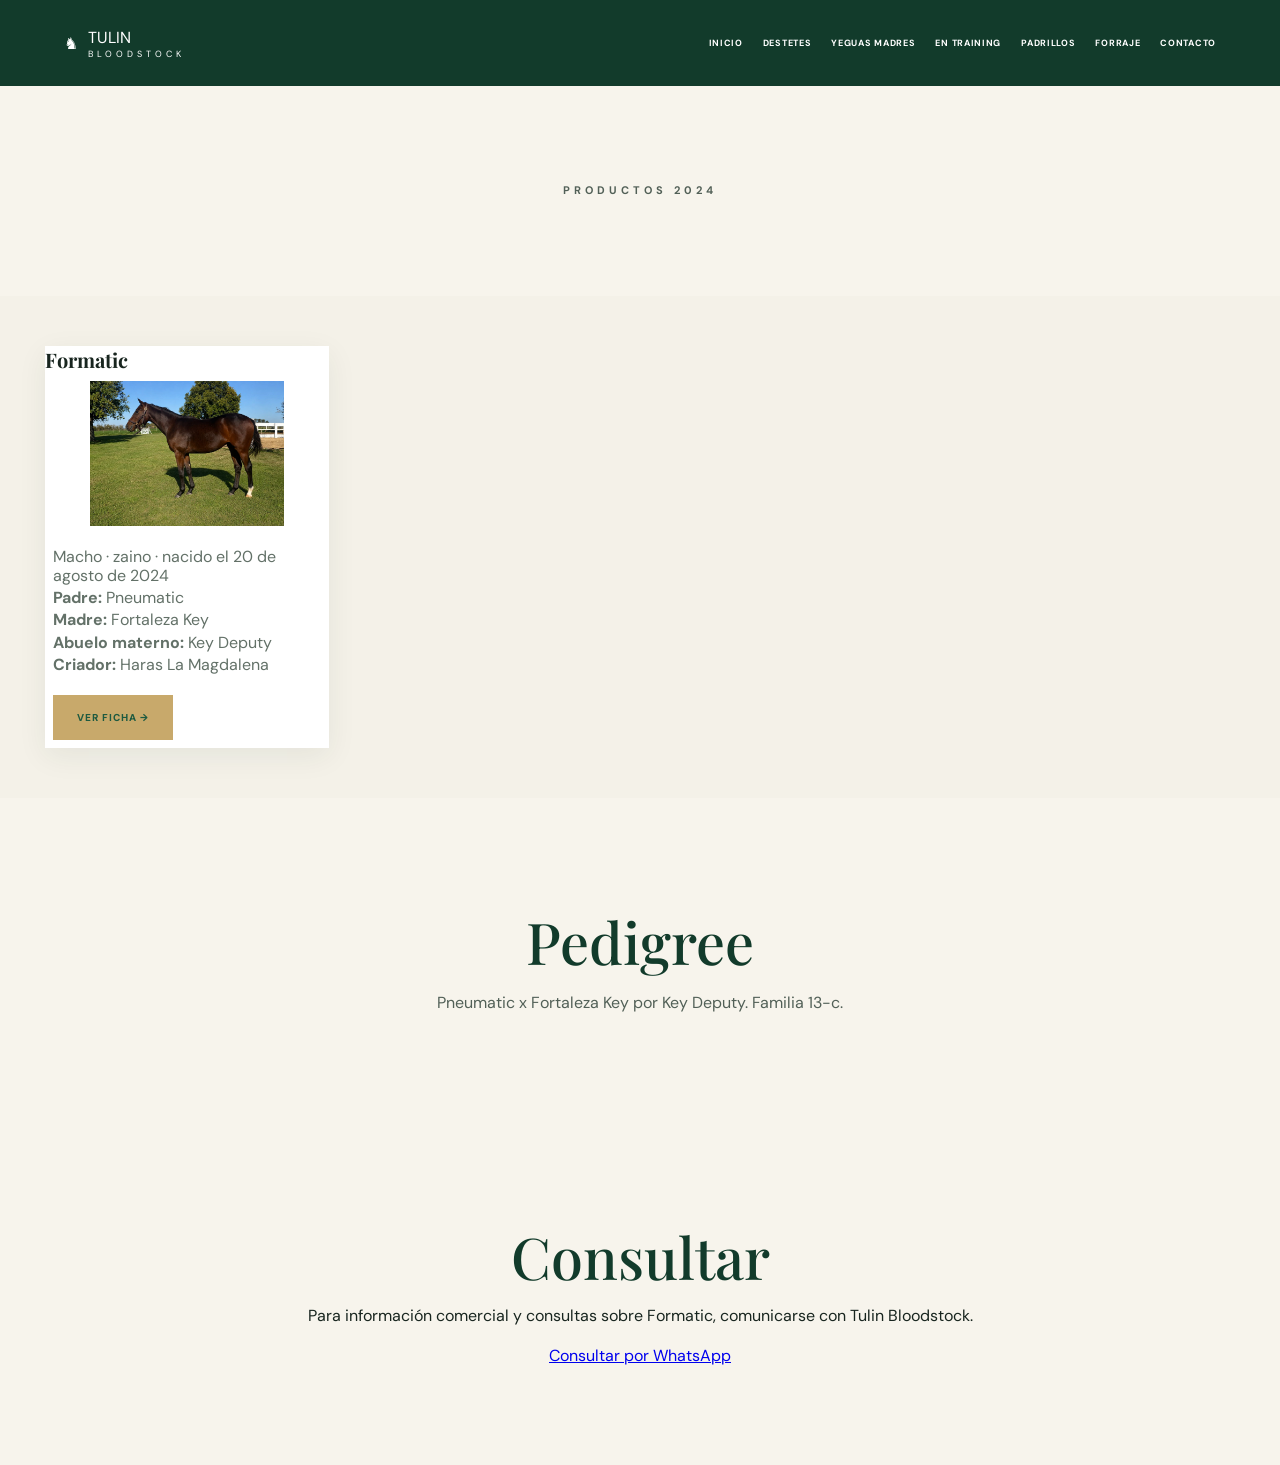
<file: productos-2024/index.html>
<!DOCTYPE html>
<html lang="es">
<head>
  <meta charset="UTF-8">
  <meta name="viewport" content="width=device-width, initial-scale=1.0">
  <title>Formatic | Tulin Bloodstock</title>
  <link rel="stylesheet" href="../styles.css">
</head>

<body>

<header class="nav">
  <a href="../index.html" class="brand">
    ♞ <span>TULIN<br><small>BLOODSTOCK</small></span>
  </a>

  <nav>
    <a href="../index.html">Inicio</a>
    <a href="../#destetes">Destetes</a>
    <a href="../#madres">Yeguas madres</a>
    <a href="../#training">En training</a>
    <a href="../#padrillos">Padrillos</a>
    <a href="../#forraje">Forraje</a>
    <a href="../#contacto">Contacto</a>
  </nav>
</header>

<main>

<section class="statement">
  <p class="eyebrow">PRODUCTOS 2024</p>
</section>

<section class="grid">

  <article class="card">
    <h2>Formatic</h2>
  <div class="pic">
    <img src="../imagenes/formatic.jpg" alt="Formatic">
  </div>

  <div class="cardbody">
    
<p>Macho · zaino · nacido el 20 de agosto de 2024</p>
<p><strong>Padre:</strong> Pneumatic</p>
<p><strong>Madre:</strong> Fortaleza Key</p>
<p><strong>Abuelo materno:</strong> Key Deputy</p>
<p><strong>Criador:</strong> Haras La Magdalena</p>
<a href="formatic.html" class="btn">VER FICHA →</a>
  </div>
</article>

</section>

<section class="statement">
  <h2>Pedigree</h2>
  <p>
    Pneumatic x Fortaleza Key por Key Deputy.
    Familia 13-c.
  </p>
</section>

<section class="statement">
  <h2>Consultar</h2>
  <p>Para información comercial y consultas sobre Formatic, comunicarse con Tulin Bloodstock.</p>
  <p>
    <a href="https://wa.me/5493400498928" target="_blank">Consultar por WhatsApp</a>
  </p>
</section>
 

</main>

</body>
</html>
</file>
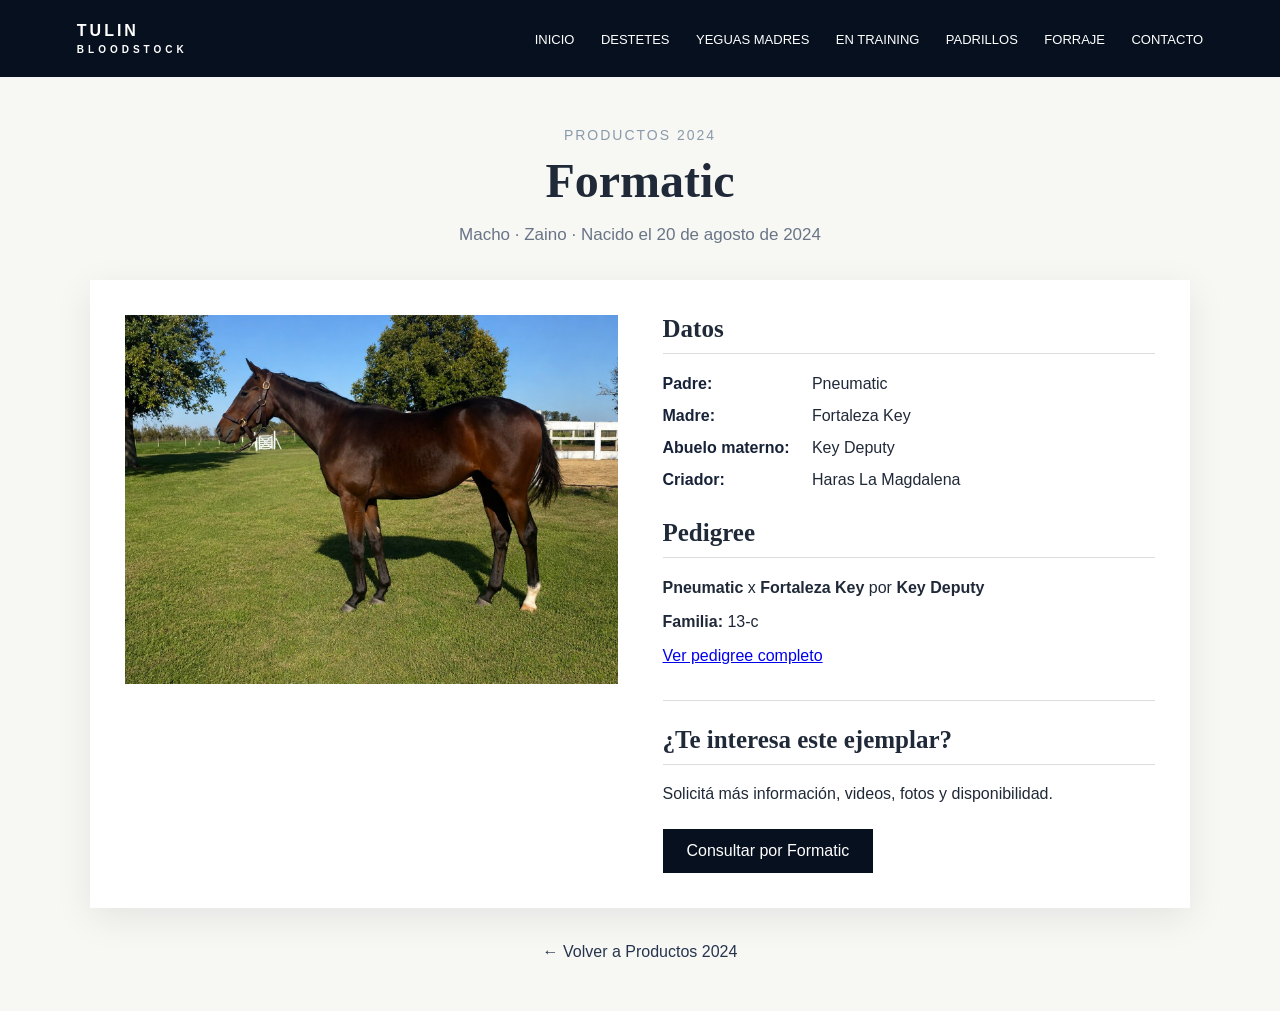
<file: productos-2024/formatic.html>
<!DOCTYPE html>
<html lang="es">
<head>
<meta charset="UTF-8">
<meta name="viewport" content="width=device-width, initial-scale=1.0">
<title>Formatic | Tulin Bloodstock</title>

<style>
body{
    margin:0;
    font-family:Arial, sans-serif;
    background:#f7f7f4;
    color:#202938;
}

header{
    background:#07101f;
    color:white;
    padding:22px 6%;
    display:flex;
    justify-content:space-between;
    align-items:center;
}

.brand{
    color:white;
    text-decoration:none;
    font-weight:bold;
    letter-spacing:3px;
}

.brand small{
    display:block;
    font-size:10px;
    letter-spacing:4px;
    margin-top:4px;
}

nav a{
    color:white;
    text-decoration:none;
    margin-left:22px;
    font-size:13px;
}

.ficha{
    max-width:1100px;
    margin:50px auto;
    padding:0 25px;
}

.titulo{
    text-align:center;
    margin-bottom:35px;
}

.titulo .categoria{
    color:#8a9aaa;
    font-size:14px;
    letter-spacing:2px;
    text-transform:uppercase;
}

.titulo h1{
    font-family:Georgia, serif;
    font-size:48px;
    margin:10px 0;
}

.titulo p{
    color:#697586;
    font-size:17px;
}

.contenido{
    background:white;
    display:grid;
    grid-template-columns:1fr 1fr;
    gap:45px;
    padding:35px;
    box-shadow:0 10px 35px rgba(0,0,0,.08);
}

.foto img{
    width:100%;
    display:block;
}

.info h2{
    font-family:Georgia, serif;
    font-size:25px;
    border-bottom:1px solid #ddd;
    padding-bottom:10px;
    margin-top:0;
}

.dato{
    margin:14px 0;
    font-size:16px;
}

.dato strong{
    display:inline-block;
    width:145px;
    color:#172238;
}

.pedigree{
    margin-top:30px;
}

.contacto{
    margin-top:35px;
    padding-top:25px;
    border-top:1px solid #ddd;
}

.boton{
    display:inline-block;
    background:#07101f;
    color:white;
    text-decoration:none;
    padding:13px 24px;
    margin-top:10px;
}

.volver{
    display:block;
    text-align:center;
    margin:35px 0;
    color:#26354d;
    text-decoration:none;
}

@media(max-width:800px){
    header{
        flex-direction:column;
        gap:18px;
    }

    nav{
        text-align:center;
    }

    nav a{
        display:inline-block;
        margin:6px;
    }

    .contenido{
        grid-template-columns:1fr;
        padding:20px;
    }

    .titulo h1{
        font-size:38px;
    }
}
</style>
</head>

<body>

<header>

<a href="../index.html" class="brand">
TULIN
<small>BLOODSTOCK</small>
</a>

<nav>
<a href="../index.html">INICIO</a>
<a href="../index.html#destetes">DESTETES</a>
<a href="../index.html#madres">YEGUAS MADRES</a>
<a href="../index.html#training">EN TRAINING</a>
<a href="../index.html#padrillos">PADRILLOS</a>
<a href="../index.html#forraje">FORRAJE</a>
<a href="../index.html#contacto">CONTACTO</a>
</nav>

</header>

<main class="ficha">

<section class="titulo">

<div class="categoria">Productos 2024</div>

<h1>Formatic</h1>

<p>Macho · Zaino · Nacido el 20 de agosto de 2024</p>

</section>

<section class="contenido">

<div class="foto">

<img src="../imagenes/formatic.jpg" alt="Formatic - Tulin Bloodstock">

</div>

<div class="info">

<h2>Datos</h2>

<div class="dato">
<strong>Padre:</strong> Pneumatic
</div>

<div class="dato">
<strong>Madre:</strong> Fortaleza Key
</div>

<div class="dato">
<strong>Abuelo materno:</strong> Key Deputy
</div>

<div class="dato">
<strong>Criador:</strong> Haras La Magdalena
</div>

<div class="pedigree">

<h2>Pedigree</h2>

<p>
<strong>Pneumatic</strong> x
<strong>Fortaleza Key</strong>
por <strong>Key Deputy</strong>
</p>

<p>
<strong>Familia:</strong> 13-c
</p>
<a href="../imagenes/pedigree-formatic.jpg" target="_blank" class="pedigree-btn">
    Ver pedigree completo
</a>
</div>

<div class="contacto">

<h2>¿Te interesa este ejemplar?</h2>

<p>
Solicitá más información, videos, fotos y disponibilidad.
</p>

<a class="boton"
href="https://wa.me/5493400498928">
Consultar por Formatic
</a>

</div>

</div>

</section>

<a class="volver" href="./index.html">
← Volver a Productos 2024
</a>

</main>

</body>
</html>
</file>
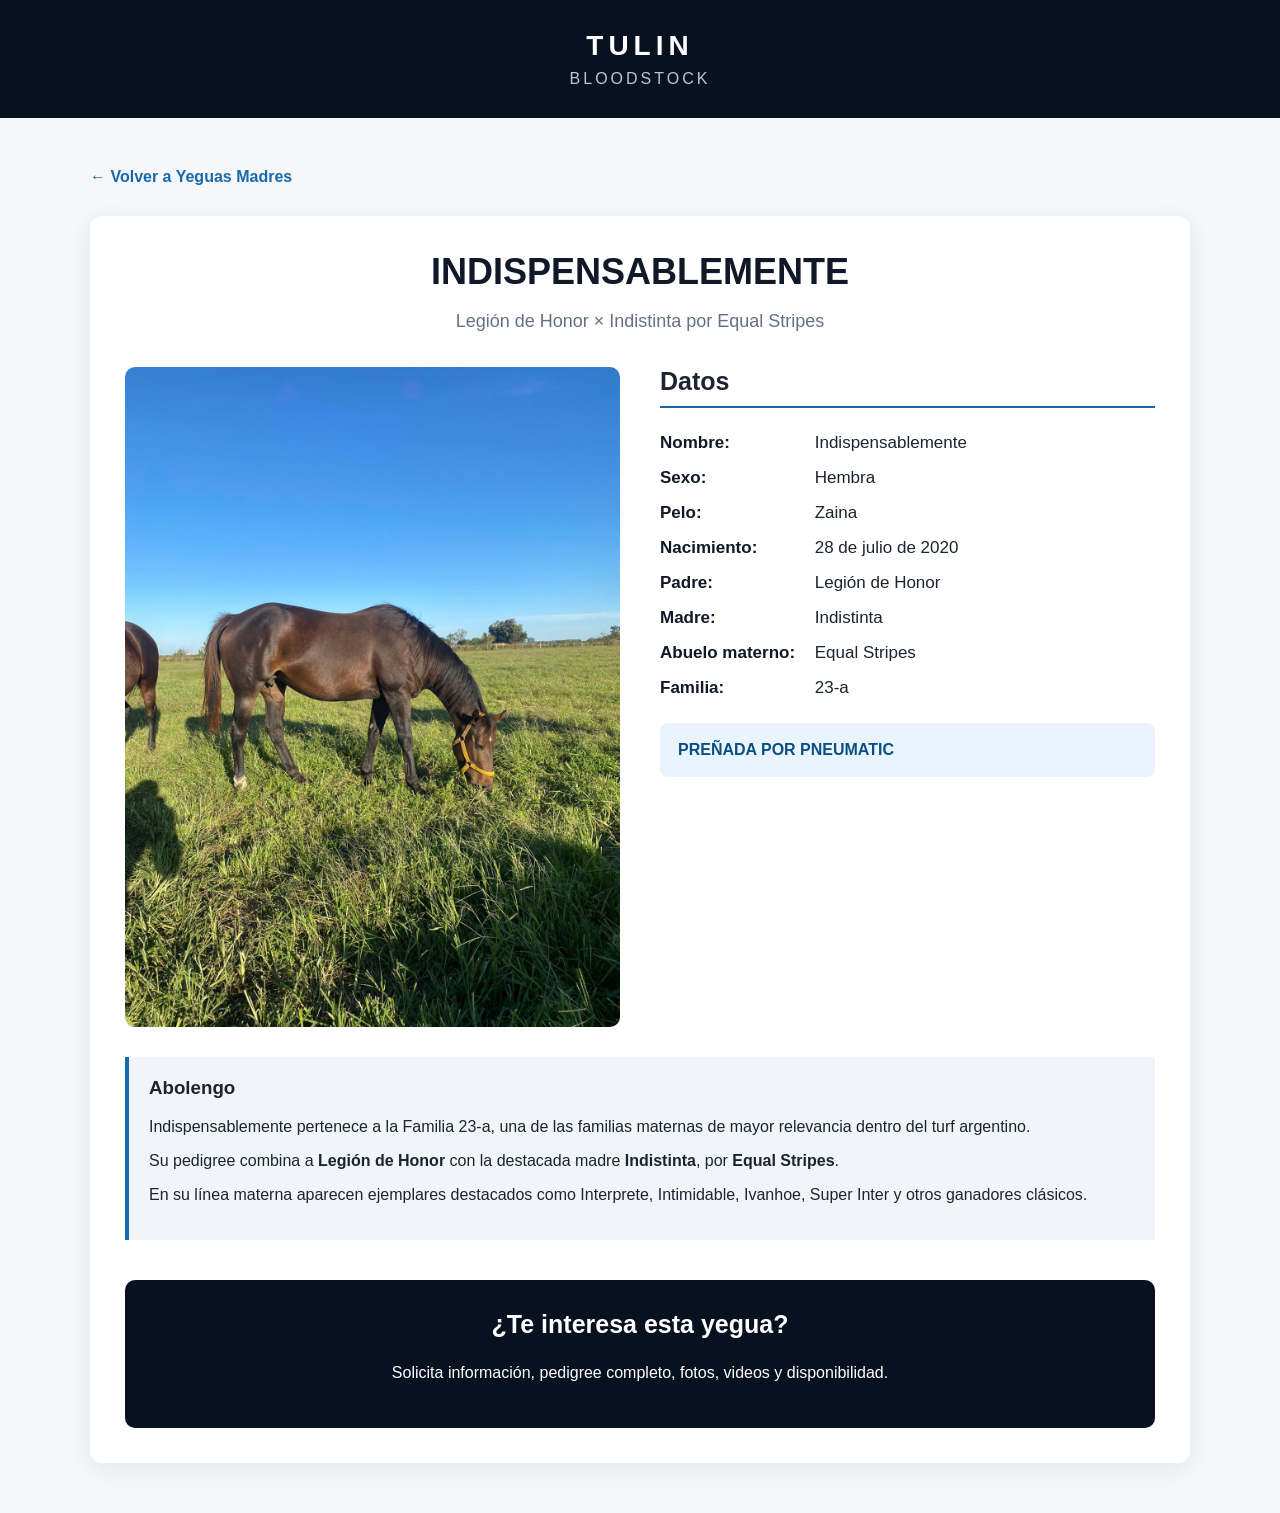
<file: yeguas-madres/indispensablemente.html>
<!DOCTYPE html>
<html lang="es">
<head>
    <meta charset="UTF-8">
    <meta name="viewport" content="width=device-width, initial-scale=1.0">

    <title>Indispensablemente | Tulin Bloodstock</title>

    <style>
        body {
            margin: 0;
            font-family: Arial, sans-serif;
            background: #f5f7fa;
            color: #1c2430;
        }

        header {
            background: #07111f;
            padding: 30px 20px;
            text-align: center;
        }

        header h1 {
            margin: 0;
            color: white;
            letter-spacing: 5px;
            font-size: 28px;
        }

        header p {
            margin: 8px 0 0;
            color: #b8c7d9;
            letter-spacing: 3px;
        }

        .contenedor {
            max-width: 1100px;
            margin: 50px auto;
            padding: 0 20px;
        }

        .volver {
            display: inline-block;
            margin-bottom: 30px;
            color: #1769aa;
            text-decoration: none;
            font-weight: bold;
        }

        .ficha {
            background: white;
            border-radius: 12px;
            padding: 35px;
            box-shadow: 0 5px 25px rgba(0,0,0,0.08);
        }

        .titulo {
            text-align: center;
            margin-bottom: 35px;
        }

        .titulo h2 {
            font-size: 36px;
            margin: 0;
            color: #111827;
        }

        .titulo p {
            color: #667085;
            font-size: 18px;
        }

        .contenido {
            display: grid;
            grid-template-columns: 1fr 1fr;
            gap: 40px;
            align-items: start;
        }

        .foto {
            width: 100%;
            border-radius: 10px;
            display: block;
        }

        .datos h3 {
            font-size: 25px;
            margin-top: 0;
            border-bottom: 2px solid #1769aa;
            padding-bottom: 10px;
        }

        .dato {
            margin: 15px 0;
            font-size: 17px;
        }

        .dato strong {
            display: inline-block;
            min-width: 150px;
            color: #111827;
        }

        .pedigree {
            margin-top: 30px;
            padding: 20px;
            background: #f1f5f9;
            border-left: 4px solid #1769aa;
        }

        .pedigree h3 {
            border: none;
            margin-top: 0;
        }

        .estado {
            margin-top: 25px;
            padding: 18px;
            background: #eaf4ff;
            border-radius: 8px;
            color: #0b4f82;
            font-weight: bold;
        }

        .contacto {
            margin-top: 40px;
            text-align: center;
            padding: 30px;
            background: #07111f;
            color: white;
            border-radius: 10px;
        }

        .contacto h3 {
            margin-top: 0;
            font-size: 25px;
        }

        @media (max-width: 800px) {
            .contenido {
                grid-template-columns: 1fr;
            }

            .titulo h2 {
                font-size: 28px;
            }

            .ficha {
                padding: 20px;
            }
        }
    </style>
</head>

<body>

<header>
    <h1>TULIN</h1>
    <p>BLOODSTOCK</p>
</header>

<div class="contenedor">

    <a class="volver" href="../index.html">
        ← Volver a Yeguas Madres
    </a>

    <div class="ficha">

        <div class="titulo">
            <h2>INDISPENSABLEMENTE</h2>
            <p>Legión de Honor × Indistinta por Equal Stripes</p>
        </div>

        <div class="contenido">

            <div>
                <img
                    class="foto"
                    src="../imagenes/indispensablemente.jpg"
                    alt="Indispensablemente"
                >
            </div>

            <div class="datos">

                <h3>Datos</h3>

                <div class="dato">
                    <strong>Nombre:</strong>
                    Indispensablemente
                </div>

                <div class="dato">
                    <strong>Sexo:</strong>
                    Hembra
                </div>

                <div class="dato">
                    <strong>Pelo:</strong>
                    Zaina
                </div>

                <div class="dato">
                    <strong>Nacimiento:</strong>
                    28 de julio de 2020
                </div>

                <div class="dato">
                    <strong>Padre:</strong>
                    Legión de Honor
                </div>

                <div class="dato">
                    <strong>Madre:</strong>
                    Indistinta
                </div>

                <div class="dato">
                    <strong>Abuelo materno:</strong>
                    Equal Stripes
                </div>

                <div class="dato">
                    <strong>Familia:</strong>
                    23-a
                </div>

                <div class="estado">
                    PREÑADA POR PNEUMATIC
                </div>

            </div>

        </div>

        <div class="pedigree">

            <h3>Abolengo</h3>

            <p>
                Indispensablemente pertenece a la Familia 23-a,
                una de las familias maternas de mayor relevancia
                dentro del turf argentino.
            </p>

            <p>
                Su pedigree combina a <strong>Legión de Honor</strong>
                con la destacada madre <strong>Indistinta</strong>,
                por <strong>Equal Stripes</strong>.
            </p>

            <p>
                En su línea materna aparecen ejemplares destacados
                como Interprete, Intimidable, Ivanhoe, Super Inter
                y otros ganadores clásicos.
            </p>

        </div>

        <div class="contacto">

            <h3>¿Te interesa esta yegua?</h3>

            <p>
                Solicita información, pedigree completo,
                fotos, videos y disponibilidad.
            </p>

        </div>

    </div>

</div>

</body>
</html>
</file>
<file: styles.css>
@import url("https://fonts.googleapis.com/css2?family=DM+Sans:wght@400;500;600;700&family=Playfair+Display:wght@500;600&display=swap");
:root{--green:#123b2b;--green2:#1e5a40;--gold:#c8a96b;--cream:#f4f1e8;--ink:#18251f}
*{box-sizing:border-box}html{scroll-behavior:smooth}body{margin:0;background:var(--cream);color:var(--ink);font-family:"DM Sans",Arial,sans-serif}
.nav{height:86px;background:var(--green);display:flex;align-items:center;justify-content:space-between;padding:0 5%;position:sticky;top:0;z-index:20}
.brand{display:flex;align-items:center;gap:10px;color:#fff;text-decoration:none}.horse{font-size:35px}.brand b{display:block;font:600 24px "Playfair Display",serif;letter-spacing:2px}.brand small{display:block;font-size:9px;letter-spacing:4px}
.nav nav{display:flex;gap:20px}.nav nav a{color:#fff;text-decoration:none;text-transform:uppercase;font-size:9px;font-weight:700;letter-spacing:.7px}
.hero{min-height:650px;background:#0d2b20;display:grid;grid-template-columns:45% 55%;overflow:hidden}.hero-copy{padding:105px 8%;color:#fff;background:linear-gradient(90deg,#0d2b20 82%,transparent)}
.eyebrow{font-size:11px;letter-spacing:4px;font-weight:700}.green{color:var(--green2)}
.hero h1{font:500 clamp(60px,7vw,104px)/.86 "Playfair Display",serif;margin:28px 0}.hero h1 em,h2 em{font-style:normal;color:#d7c18f}
.line{height:2px;width:62px;background:var(--gold);margin:30px 0}.hero-copy>p:not(.eyebrow){font-size:18px;line-height:1.7;max-width:430px;color:#edf3ee}
.hero-photo{background:linear-gradient(90deg,#0d2b20aa,#0000),url("https://images.unsplash.com/photo-1553284965-83fd3e82fa5a?auto=format&fit=crop&w=1600&q=90") center/cover}
.btn{display:inline-block;padding:16px 24px;background:var(--gold);color:#10251b;text-decoration:none;text-transform:uppercase;font-size:11px;font-weight:700;letter-spacing:1px;margin-top:18px}.btn span{margin-left:28px}
.statement{text-align:center;padding:95px 20px;background:#f7f4ec}.statement h2,.contact h2{font:500 clamp(38px,4.5vw,62px)/1.05 "Playfair Display",serif;color:var(--green);margin:18px 0}.statement>p:last-child{max-width:680px;margin:auto;line-height:1.8;color:#526057}
.grid{max-width:1240px;margin:auto;padding:50px 25px;display:grid;grid-template-columns:repeat(4,1fr);gap:18px}.card{background:#fff;box-shadow:0 8px 28px #17382912}
.pic{height:145px;overflow:hidden;background:#fff;border-radius:4px;margin-bottom:10px;}.pic img{width:100%;height:145px;object-fit:contain;object-position:center;display:block}.p1{background-image:url("https://images.unsplash.com/photo-1551884831-bbf3cdc6469e?auto=format&fit=crop&w=900&q=80")}.p2{background-image:url("https://images.unsplash.com/photo-1553284965-83fd3e82fa5a?auto=format&fit=crop&w=900&q=80")}.p3{background-image:url("https://images.unsplash.com/photo-1598974357801-cbca100e65d3?auto=format&fit=crop&w=900&q=80")}.p4{background-image:url("https://images.unsplash.com/photo-1516734212186-a967f81ad0d7?auto=format&fit=crop&w=900&q=80")}.p5{background-image:url("https://images.unsplash.com/photo-1551884831-bbf3cdc6469e?auto=format&fit=crop&w=900&q=80")}.p6{background-image:url("https://images.unsplash.com/photo-1500530855697-b586d89ba3ee?auto=format&fit=crop&w=900&q=80")}
.card > h2{font-size:20px;margin:0 0 10px;color:var(--ink);font-family:"Playfair Display",serif}
.cardbody{padding:8px}.cardbody span{color:var(--gold);font-size:11px;font-weight:700}.card h3{font:500 20px "Playfair Display",serif;color:var(--green);margin:3px 0}.card p{line-height:1.2;color:#637168;min-height:0;margin:3px 0}.card a{color:var(--green2);font-size:10px;font-weight:800;text-decoration:none;letter-spacing:1px}
.facilities{background:#0d2b20;color:#fff;padding:100px 6%}.section-head{max-width:760px;margin-bottom:45px}.section-head h2{font:500 58px/1.05 "Playfair Display",serif;margin:18px 0}.section-head p:last-child{color:#ccd8d0;line-height:1.8}
.gallery{display:grid;grid-template-columns:repeat(4,1fr);gap:14px}.g{margin:0;position:relative;min-height:260px;overflow:hidden}.g.wide{grid-column:span 2}.g img{width:100%;height:100%;min-height:260px;object-fit:cover;display:block;transition:transform .4s}.g:hover img{transform:scale(1.04)}figcaption{position:absolute;bottom:0;left:0;right:0;padding:35px 18px 16px;background:linear-gradient(transparent,#000b);font-weight:600}.photo-note{margin-top:22px;color:#aabbb0;font-size:11px}
.about{display:grid;grid-template-columns:1fr 1fr;background:#fff}.about-image{min-height:540px;background:url("https://images.unsplash.com/photo-1500530855697-b586d89ba3ee?auto=format&fit=crop&w=1200&q=85") center/cover}.about-copy{padding:90px 10%}.about h2{font:500 54px/1.05 "Playfair Display",serif;color:var(--green)}.about-copy p:not(.eyebrow){line-height:1.8;color:#5d6a62}
.contact{text-align:center;padding:100px 20px;background:#f7f4ec}.contact p{color:#66736b;line-height:1.7}.contact .btn{margin-top:15px}
footer{background:#0a2419;color:#cbd7cf;display:flex;justify-content:space-between;align-items:center;padding:35px 6%;font-size:11px}
@media(max-width:1000px){.nav nav{display:none}.hero{grid-template-columns:1fr}.hero-photo{min-height:400px}.grid{grid-template-columns:1fr 1fr}.gallery{grid-template-columns:1fr 1fr}.g.wide{grid-column:span 2}.about{grid-template-columns:1fr}}
@media(max-width:600px){.grid,.gallery{grid-template-columns:1fr}.g.wide{grid-column:auto}.hero-copy{padding:80px 8%}.about-copy{padding:65px 8%}footer{display:block;text-align:center}}
.card > h2{font-size:20px;margin:0 0 8px;color:var(--ink)}
</file>
